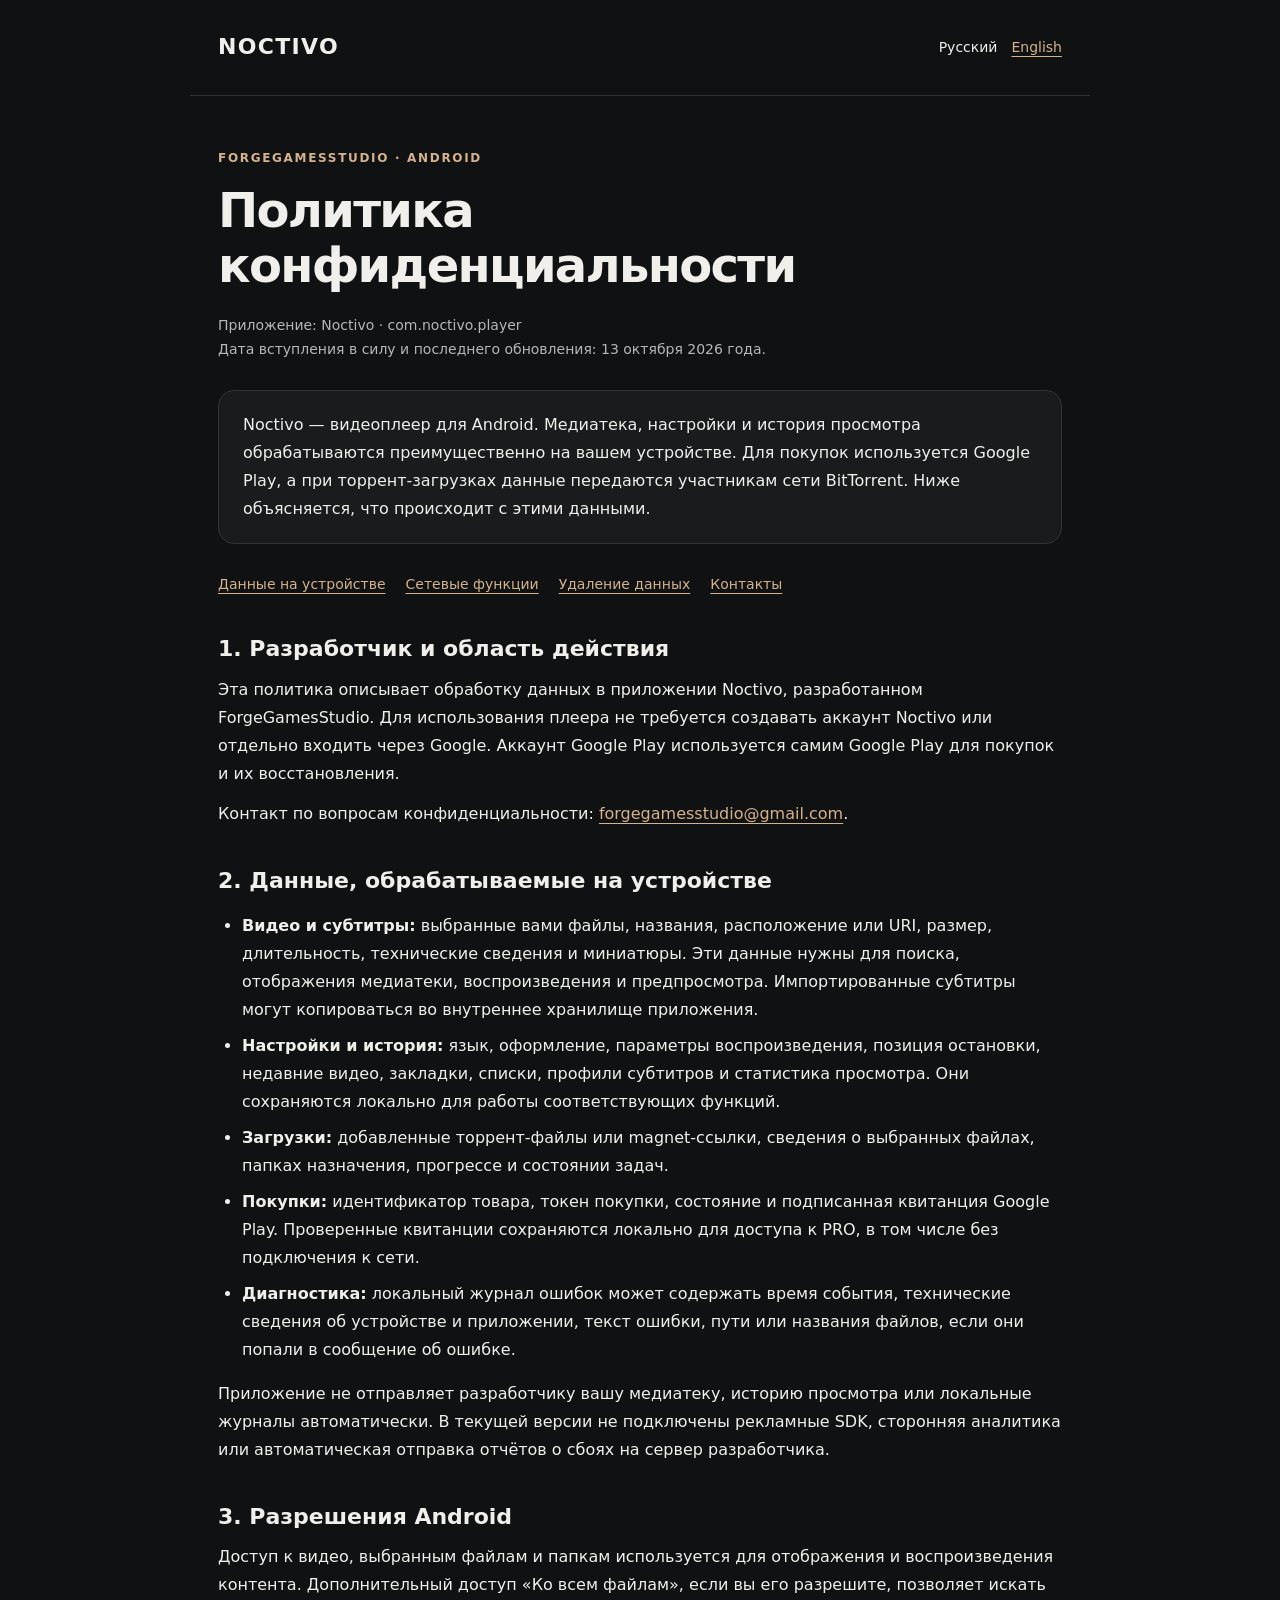
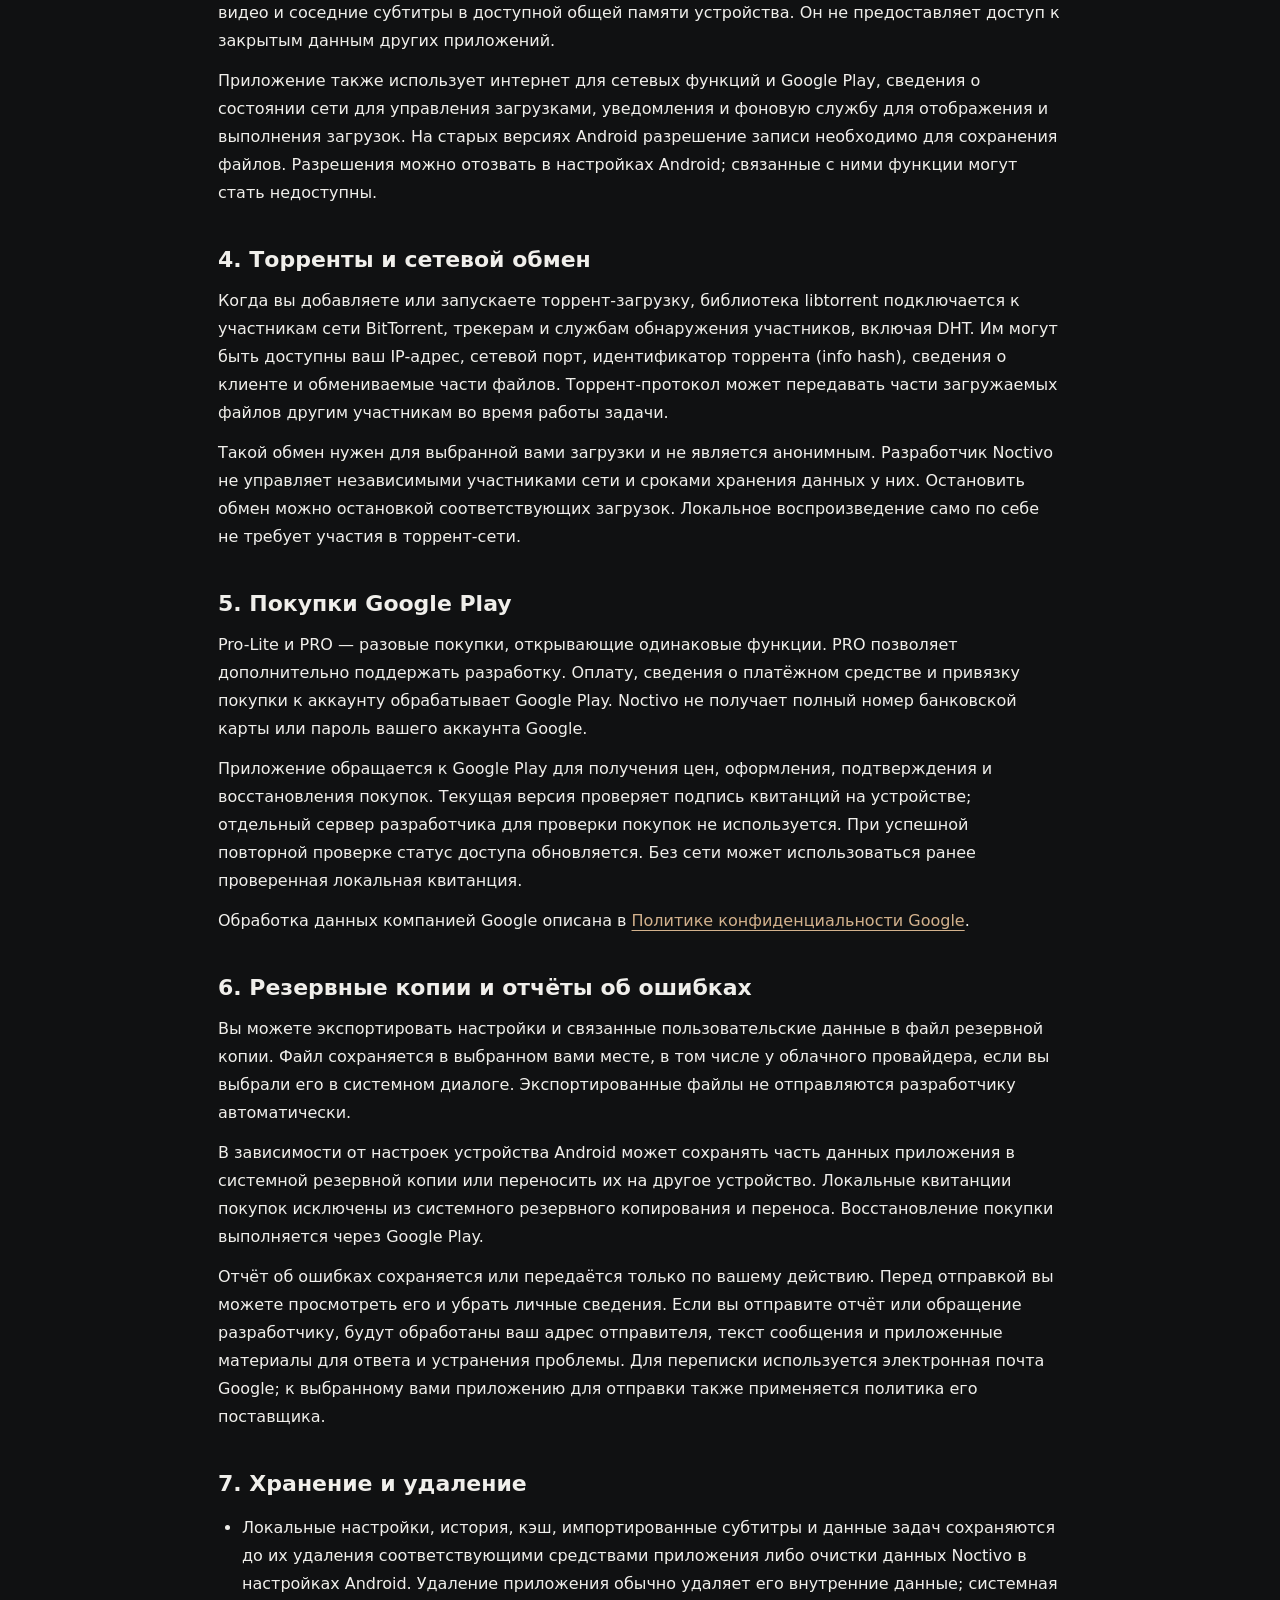
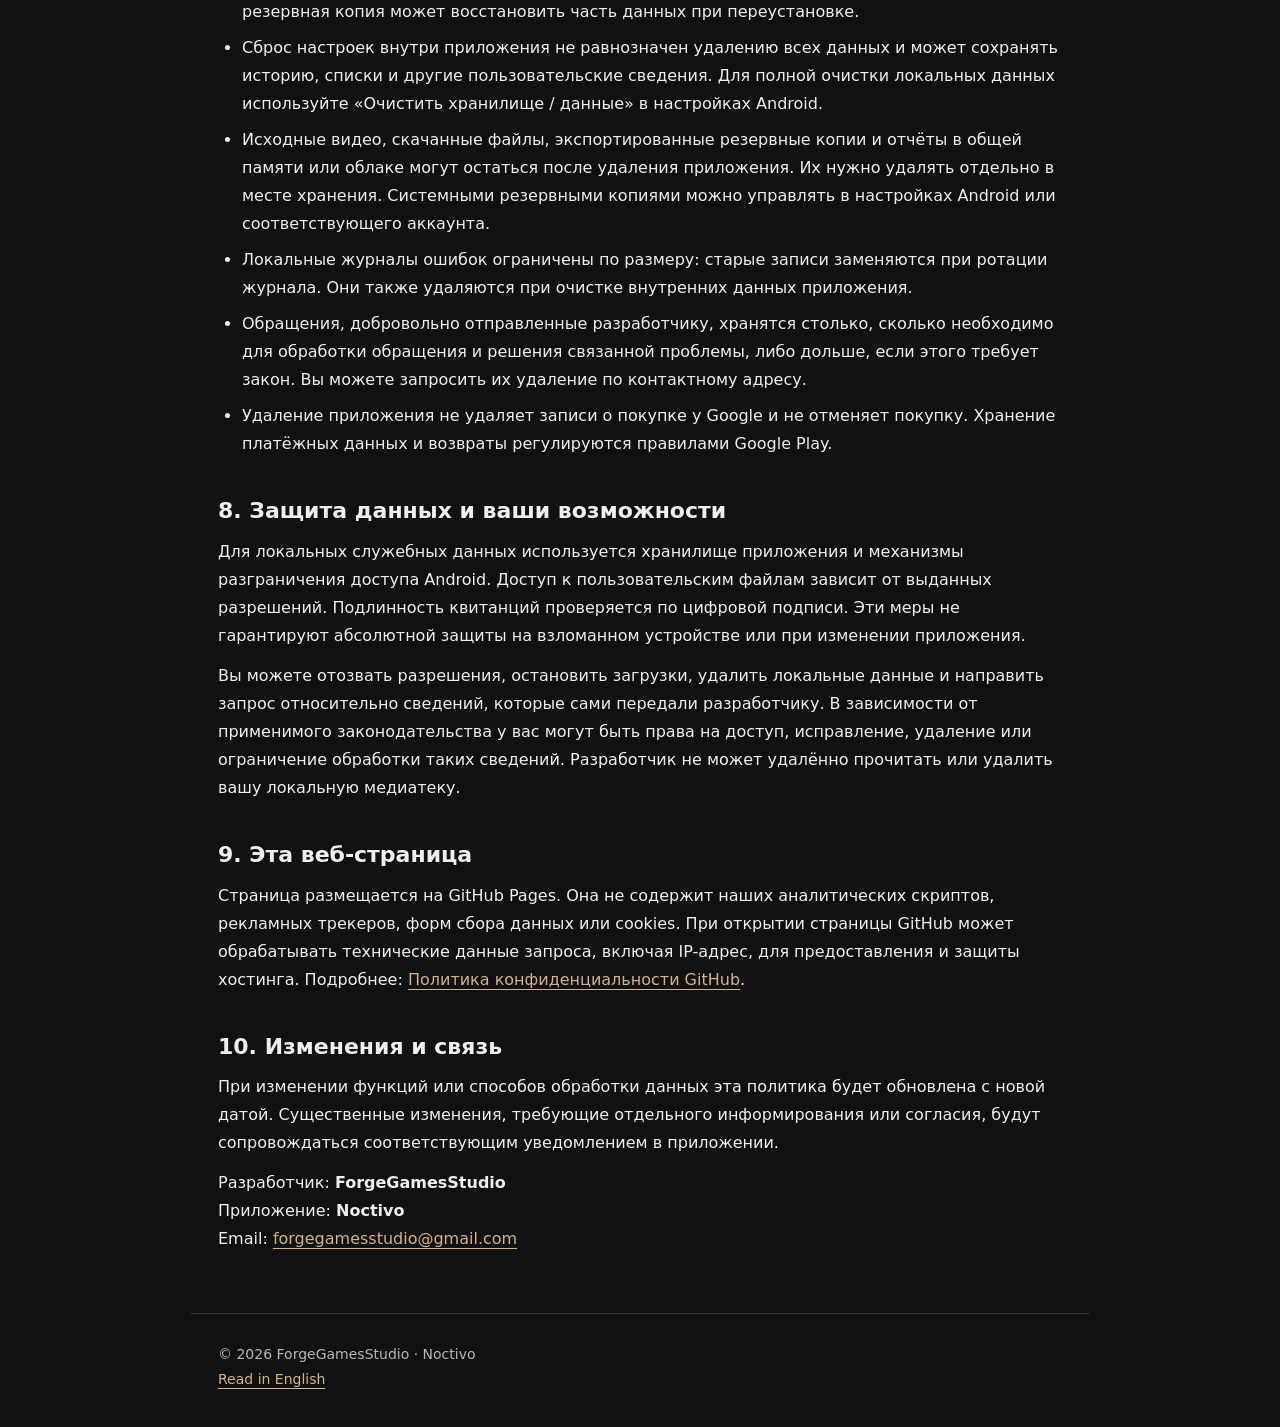
<file: index.html>
<!doctype html>
<html lang="ru">
<head><meta charset="utf-8"><meta name="viewport" content="width=device-width,initial-scale=1"><meta name="description" content="Политика конфиденциальности видеоплеера Noctivo от ForgeGamesStudio: файлы, покупки, загрузки и управление данными."><title>Политика конфиденциальности — Noctivo</title><link rel="stylesheet" href="style.css"><link rel="alternate" hreflang="en" href="en.html"></head>
<body><a class="skip" href="#main">К содержимому</a><header><a class="brand" href="./">NOCTIVO</a><nav class="languages" aria-label="Язык"><span aria-current="page">Русский</span><a href="en.html" lang="en">English</a></nav></header>
<main id="main"><div class="eyebrow">ForgeGamesStudio · Android</div><h1>Политика конфиденциальности</h1><p class="meta">Приложение: Noctivo · com.noctivo.player<br>Дата вступления в силу и последнего обновления: 13 октября 2026 года.</p>
<div class="intro"><p>Noctivo — видеоплеер для Android. Медиатека, настройки и история просмотра обрабатываются преимущественно на вашем устройстве. Для покупок используется Google Play, а при торрент-загрузках данные передаются участникам сети BitTorrent. Ниже объясняется, что происходит с этими данными.</p></div>
<nav class="contents" aria-label="Разделы политики"><a href="#local">Данные на устройстве</a><a href="#network">Сетевые функции</a><a href="#retention">Удаление данных</a><a href="#contact">Контакты</a></nav>
<section><h2>1. Разработчик и область действия</h2><p>Эта политика описывает обработку данных в приложении Noctivo, разработанном ForgeGamesStudio. Для использования плеера не требуется создавать аккаунт Noctivo или отдельно входить через Google. Аккаунт Google Play используется самим Google Play для покупок и их восстановления.</p><p>Контакт по вопросам конфиденциальности: <a class="contact" href="mailto:forgegamesstudio@gmail.com">forgegamesstudio@gmail.com</a>.</p></section>
<section id="local"><h2>2. Данные, обрабатываемые на устройстве</h2><ul><li><strong>Видео и субтитры:</strong> выбранные вами файлы, названия, расположение или URI, размер, длительность, технические сведения и миниатюры. Эти данные нужны для поиска, отображения медиатеки, воспроизведения и предпросмотра. Импортированные субтитры могут копироваться во внутреннее хранилище приложения.</li><li><strong>Настройки и история:</strong> язык, оформление, параметры воспроизведения, позиция остановки, недавние видео, закладки, списки, профили субтитров и статистика просмотра. Они сохраняются локально для работы соответствующих функций.</li><li><strong>Загрузки:</strong> добавленные торрент-файлы или magnet-ссылки, сведения о выбранных файлах, папках назначения, прогрессе и состоянии задач.</li><li><strong>Покупки:</strong> идентификатор товара, токен покупки, состояние и подписанная квитанция Google Play. Проверенные квитанции сохраняются локально для доступа к PRO, в том числе без подключения к сети.</li><li><strong>Диагностика:</strong> локальный журнал ошибок может содержать время события, технические сведения об устройстве и приложении, текст ошибки, пути или названия файлов, если они попали в сообщение об ошибке.</li></ul><p>Приложение не отправляет разработчику вашу медиатеку, историю просмотра или локальные журналы автоматически. В текущей версии не подключены рекламные SDK, сторонняя аналитика или автоматическая отправка отчётов о сбоях на сервер разработчика.</p></section>
<section><h2>3. Разрешения Android</h2><p>Доступ к видео, выбранным файлам и папкам используется для отображения и воспроизведения контента. Дополнительный доступ «Ко всем файлам», если вы его разрешите, позволяет искать видео и соседние субтитры в доступной общей памяти устройства. Он не предоставляет доступ к закрытым данным других приложений.</p><p>Приложение также использует интернет для сетевых функций и Google Play, сведения о состоянии сети для управления загрузками, уведомления и фоновую службу для отображения и выполнения загрузок. На старых версиях Android разрешение записи необходимо для сохранения файлов. Разрешения можно отозвать в настройках Android; связанные с ними функции могут стать недоступны.</p></section>
<section id="network"><h2>4. Торренты и сетевой обмен</h2><p>Когда вы добавляете или запускаете торрент-загрузку, библиотека libtorrent подключается к участникам сети BitTorrent, трекерам и службам обнаружения участников, включая DHT. Им могут быть доступны ваш IP-адрес, сетевой порт, идентификатор торрента (info hash), сведения о клиенте и обмениваемые части файлов. Торрент-протокол может передавать части загружаемых файлов другим участникам во время работы задачи.</p><p>Такой обмен нужен для выбранной вами загрузки и не является анонимным. Разработчик Noctivo не управляет независимыми участниками сети и сроками хранения данных у них. Остановить обмен можно остановкой соответствующих загрузок. Локальное воспроизведение само по себе не требует участия в торрент-сети.</p></section>
<section><h2>5. Покупки Google Play</h2><p>Pro-Lite и PRO — разовые покупки, открывающие одинаковые функции. PRO позволяет дополнительно поддержать разработку. Оплату, сведения о платёжном средстве и привязку покупки к аккаунту обрабатывает Google Play. Noctivo не получает полный номер банковской карты или пароль вашего аккаунта Google.</p><p>Приложение обращается к Google Play для получения цен, оформления, подтверждения и восстановления покупок. Текущая версия проверяет подпись квитанций на устройстве; отдельный сервер разработчика для проверки покупок не используется. При успешной повторной проверке статус доступа обновляется. Без сети может использоваться ранее проверенная локальная квитанция.</p><p>Обработка данных компанией Google описана в <a href="https://policies.google.com/privacy">Политике конфиденциальности Google</a>.</p></section>
<section><h2>6. Резервные копии и отчёты об ошибках</h2><p>Вы можете экспортировать настройки и связанные пользовательские данные в файл резервной копии. Файл сохраняется в выбранном вами месте, в том числе у облачного провайдера, если вы выбрали его в системном диалоге. Экспортированные файлы не отправляются разработчику автоматически.</p><p>В зависимости от настроек устройства Android может сохранять часть данных приложения в системной резервной копии или переносить их на другое устройство. Локальные квитанции покупок исключены из системного резервного копирования и переноса. Восстановление покупки выполняется через Google Play.</p><p>Отчёт об ошибках сохраняется или передаётся только по вашему действию. Перед отправкой вы можете просмотреть его и убрать личные сведения. Если вы отправите отчёт или обращение разработчику, будут обработаны ваш адрес отправителя, текст сообщения и приложенные материалы для ответа и устранения проблемы. Для переписки используется электронная почта Google; к выбранному вами приложению для отправки также применяется политика его поставщика.</p></section>
<section id="retention"><h2>7. Хранение и удаление</h2><ul><li>Локальные настройки, история, кэш, импортированные субтитры и данные задач сохраняются до их удаления соответствующими средствами приложения либо очистки данных Noctivo в настройках Android. Удаление приложения обычно удаляет его внутренние данные; системная резервная копия может восстановить часть данных при переустановке.</li><li>Сброс настроек внутри приложения не равнозначен удалению всех данных и может сохранять историю, списки и другие пользовательские сведения. Для полной очистки локальных данных используйте «Очистить хранилище / данные» в настройках Android.</li><li>Исходные видео, скачанные файлы, экспортированные резервные копии и отчёты в общей памяти или облаке могут остаться после удаления приложения. Их нужно удалять отдельно в месте хранения. Системными резервными копиями можно управлять в настройках Android или соответствующего аккаунта.</li><li>Локальные журналы ошибок ограничены по размеру: старые записи заменяются при ротации журнала. Они также удаляются при очистке внутренних данных приложения.</li><li>Обращения, добровольно отправленные разработчику, хранятся столько, сколько необходимо для обработки обращения и решения связанной проблемы, либо дольше, если этого требует закон. Вы можете запросить их удаление по контактному адресу.</li><li>Удаление приложения не удаляет записи о покупке у Google и не отменяет покупку. Хранение платёжных данных и возвраты регулируются правилами Google Play.</li></ul></section>
<section><h2>8. Защита данных и ваши возможности</h2><p>Для локальных служебных данных используется хранилище приложения и механизмы разграничения доступа Android. Доступ к пользовательским файлам зависит от выданных разрешений. Подлинность квитанций проверяется по цифровой подписи. Эти меры не гарантируют абсолютной защиты на взломанном устройстве или при изменении приложения.</p><p>Вы можете отозвать разрешения, остановить загрузки, удалить локальные данные и направить запрос относительно сведений, которые сами передали разработчику. В зависимости от применимого законодательства у вас могут быть права на доступ, исправление, удаление или ограничение обработки таких сведений. Разработчик не может удалённо прочитать или удалить вашу локальную медиатеку.</p></section>
<section><h2>9. Эта веб-страница</h2><p>Страница размещается на GitHub Pages. Она не содержит наших аналитических скриптов, рекламных трекеров, форм сбора данных или cookies. При открытии страницы GitHub может обрабатывать технические данные запроса, включая IP-адрес, для предоставления и защиты хостинга. Подробнее: <a href="https://docs.github.com/en/site-policy/privacy-policies/github-general-privacy-statement">Политика конфиденциальности GitHub</a>.</p></section>
<section id="contact"><h2>10. Изменения и связь</h2><p>При изменении функций или способов обработки данных эта политика будет обновлена с новой датой. Существенные изменения, требующие отдельного информирования или согласия, будут сопровождаться соответствующим уведомлением в приложении.</p><p>Разработчик: <strong>ForgeGamesStudio</strong><br>Приложение: <strong>Noctivo</strong><br>Email: <a class="contact" href="mailto:forgegamesstudio@gmail.com">forgegamesstudio@gmail.com</a></p></section>
</main><footer>© 2026 ForgeGamesStudio · Noctivo<br><a href="en.html" lang="en">Read in English</a></footer></body></html>
</file>
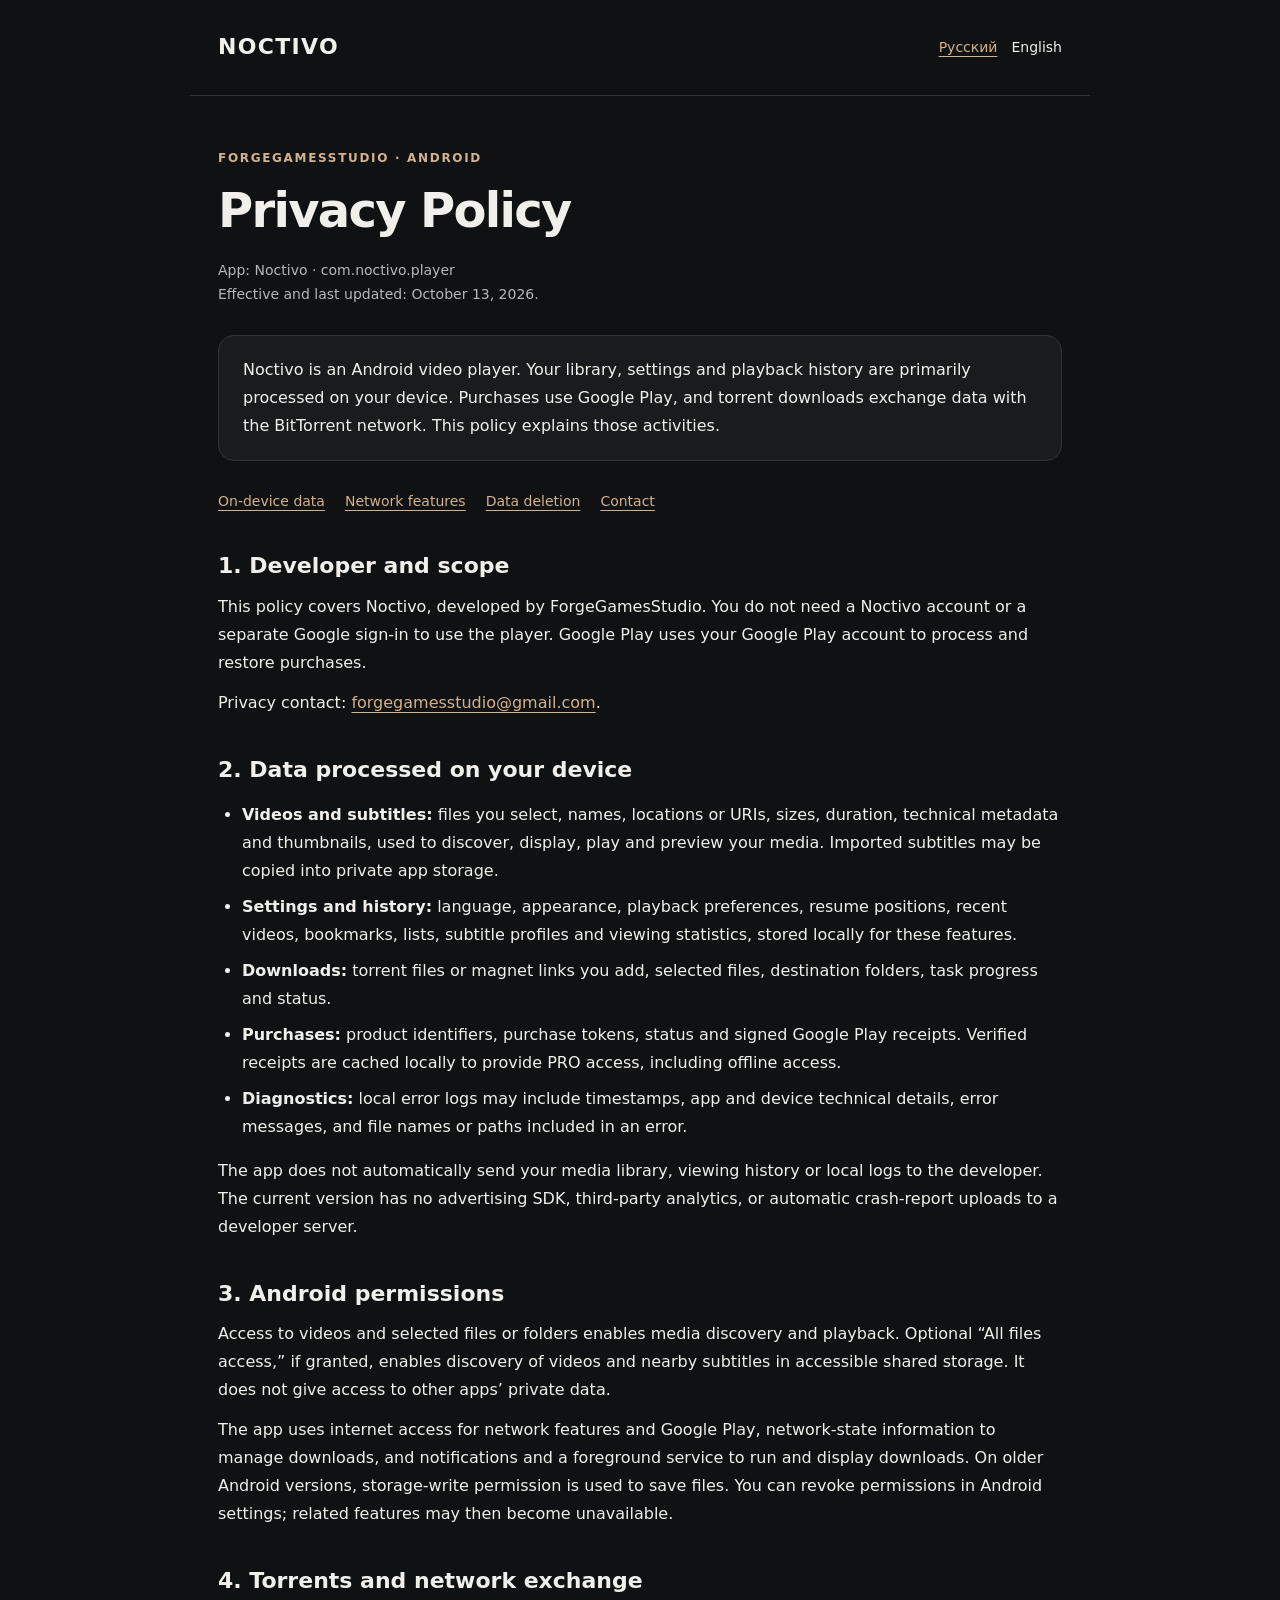
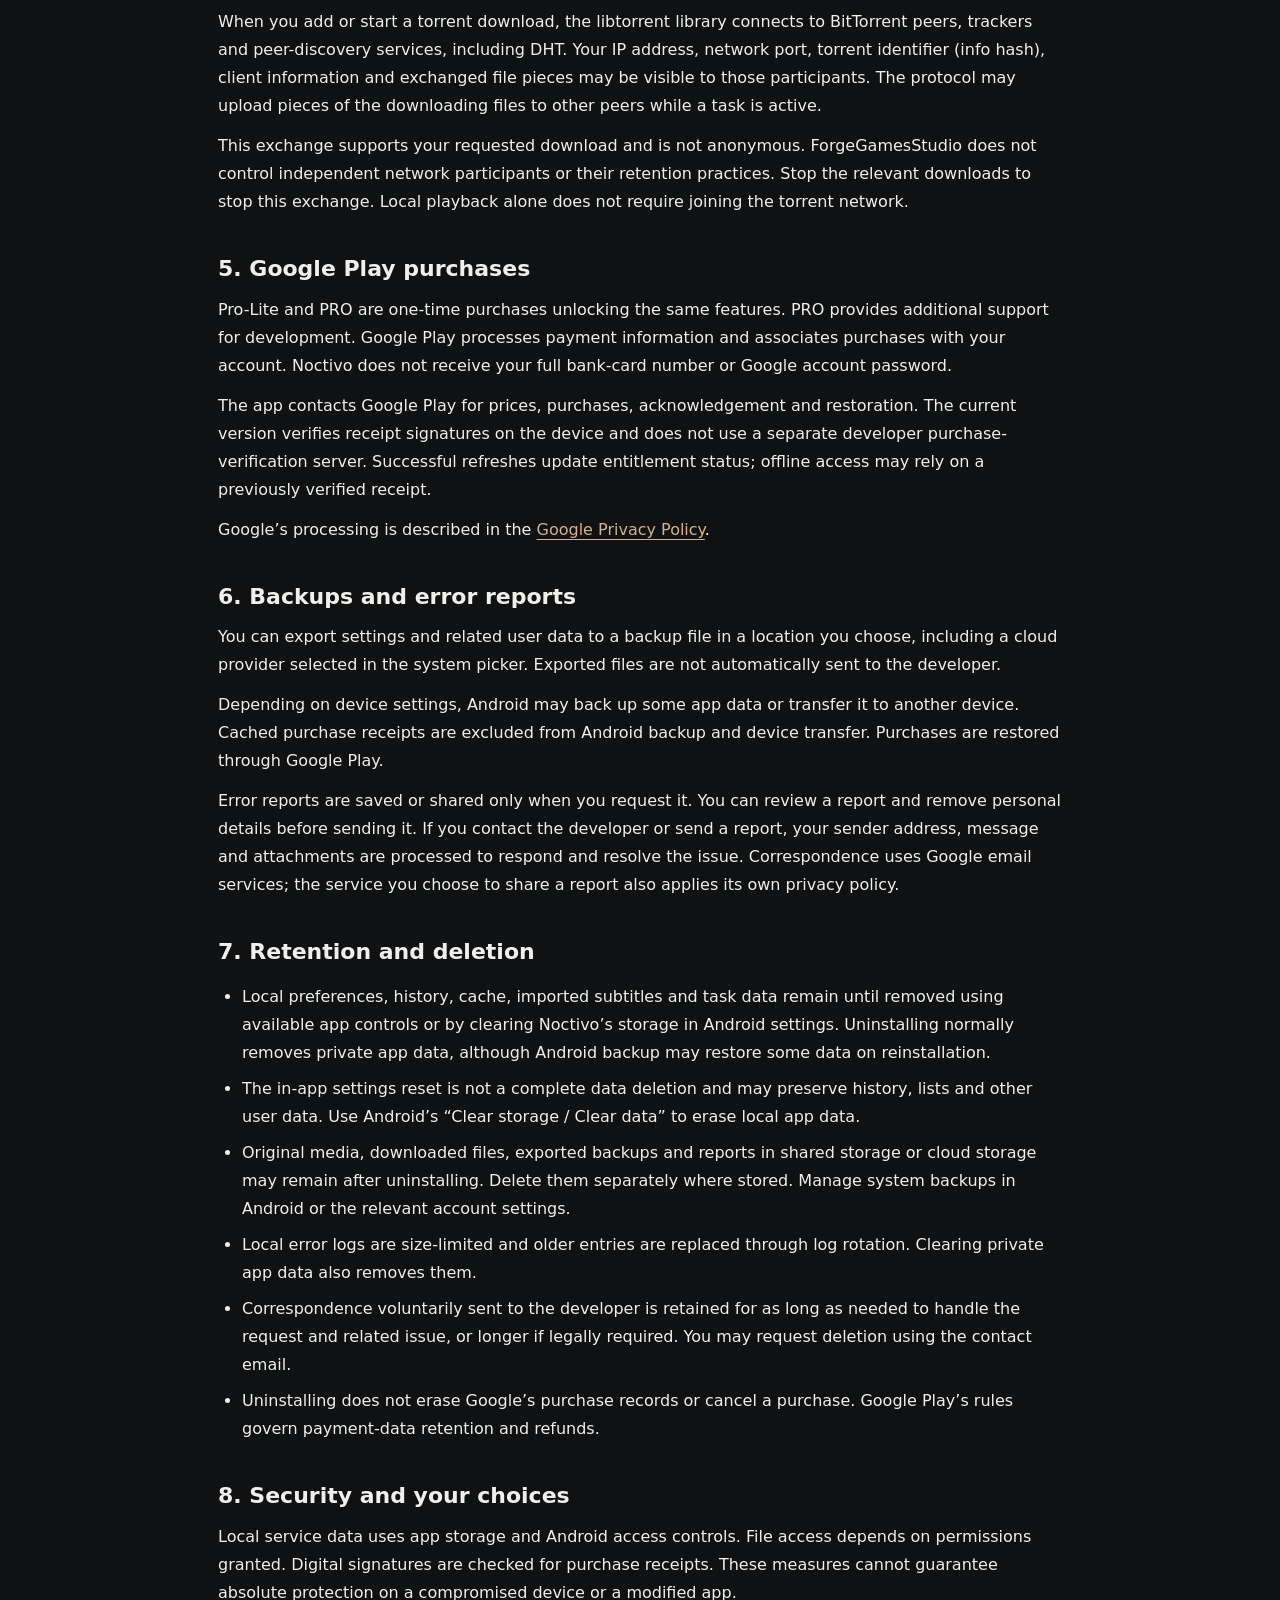
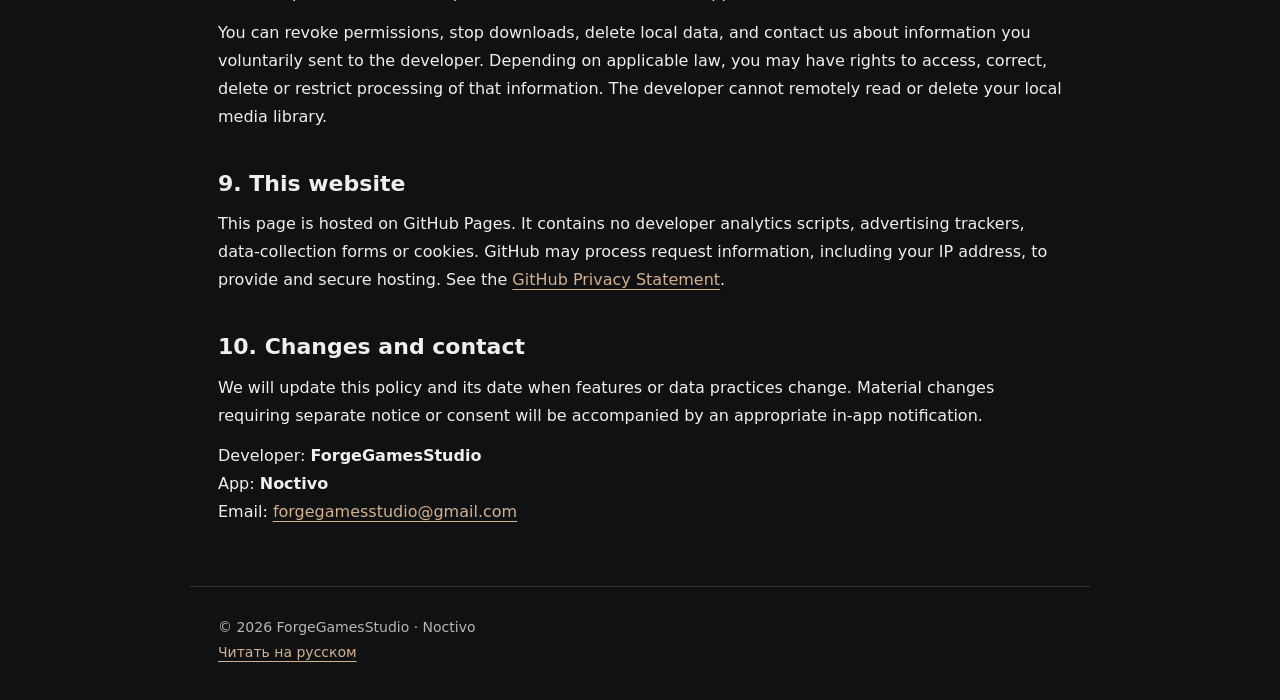
<file: en.html>
<!doctype html>
<html lang="en"><head><meta charset="utf-8"><meta name="viewport" content="width=device-width,initial-scale=1"><meta name="description" content="Privacy policy for Noctivo, the Android video player by ForgeGamesStudio."><title>Privacy Policy — Noctivo</title><link rel="stylesheet" href="style.css"><link rel="alternate" hreflang="ru" href="index.html"></head>
<body><a class="skip" href="#main">Skip to content</a><header><a class="brand" href="./">NOCTIVO</a><nav class="languages" aria-label="Language"><a href="index.html" lang="ru">Русский</a><span aria-current="page">English</span></nav></header>
<main id="main"><div class="eyebrow">ForgeGamesStudio · Android</div><h1>Privacy Policy</h1><p class="meta">App: Noctivo · com.noctivo.player<br>Effective and last updated: October 13, 2026.</p>
<div class="intro"><p>Noctivo is an Android video player. Your library, settings and playback history are primarily processed on your device. Purchases use Google Play, and torrent downloads exchange data with the BitTorrent network. This policy explains those activities.</p></div>
<nav class="contents" aria-label="Policy sections"><a href="#local">On-device data</a><a href="#network">Network features</a><a href="#retention">Data deletion</a><a href="#contact">Contact</a></nav>
<section><h2>1. Developer and scope</h2><p>This policy covers Noctivo, developed by ForgeGamesStudio. You do not need a Noctivo account or a separate Google sign-in to use the player. Google Play uses your Google Play account to process and restore purchases.</p><p>Privacy contact: <a class="contact" href="mailto:forgegamesstudio@gmail.com">forgegamesstudio@gmail.com</a>.</p></section>
<section id="local"><h2>2. Data processed on your device</h2><ul><li><strong>Videos and subtitles:</strong> files you select, names, locations or URIs, sizes, duration, technical metadata and thumbnails, used to discover, display, play and preview your media. Imported subtitles may be copied into private app storage.</li><li><strong>Settings and history:</strong> language, appearance, playback preferences, resume positions, recent videos, bookmarks, lists, subtitle profiles and viewing statistics, stored locally for these features.</li><li><strong>Downloads:</strong> torrent files or magnet links you add, selected files, destination folders, task progress and status.</li><li><strong>Purchases:</strong> product identifiers, purchase tokens, status and signed Google Play receipts. Verified receipts are cached locally to provide PRO access, including offline access.</li><li><strong>Diagnostics:</strong> local error logs may include timestamps, app and device technical details, error messages, and file names or paths included in an error.</li></ul><p>The app does not automatically send your media library, viewing history or local logs to the developer. The current version has no advertising SDK, third-party analytics, or automatic crash-report uploads to a developer server.</p></section>
<section><h2>3. Android permissions</h2><p>Access to videos and selected files or folders enables media discovery and playback. Optional “All files access,” if granted, enables discovery of videos and nearby subtitles in accessible shared storage. It does not give access to other apps’ private data.</p><p>The app uses internet access for network features and Google Play, network-state information to manage downloads, and notifications and a foreground service to run and display downloads. On older Android versions, storage-write permission is used to save files. You can revoke permissions in Android settings; related features may then become unavailable.</p></section>
<section id="network"><h2>4. Torrents and network exchange</h2><p>When you add or start a torrent download, the libtorrent library connects to BitTorrent peers, trackers and peer-discovery services, including DHT. Your IP address, network port, torrent identifier (info hash), client information and exchanged file pieces may be visible to those participants. The protocol may upload pieces of the downloading files to other peers while a task is active.</p><p>This exchange supports your requested download and is not anonymous. ForgeGamesStudio does not control independent network participants or their retention practices. Stop the relevant downloads to stop this exchange. Local playback alone does not require joining the torrent network.</p></section>
<section><h2>5. Google Play purchases</h2><p>Pro-Lite and PRO are one-time purchases unlocking the same features. PRO provides additional support for development. Google Play processes payment information and associates purchases with your account. Noctivo does not receive your full bank-card number or Google account password.</p><p>The app contacts Google Play for prices, purchases, acknowledgement and restoration. The current version verifies receipt signatures on the device and does not use a separate developer purchase-verification server. Successful refreshes update entitlement status; offline access may rely on a previously verified receipt.</p><p>Google’s processing is described in the <a href="https://policies.google.com/privacy">Google Privacy Policy</a>.</p></section>
<section><h2>6. Backups and error reports</h2><p>You can export settings and related user data to a backup file in a location you choose, including a cloud provider selected in the system picker. Exported files are not automatically sent to the developer.</p><p>Depending on device settings, Android may back up some app data or transfer it to another device. Cached purchase receipts are excluded from Android backup and device transfer. Purchases are restored through Google Play.</p><p>Error reports are saved or shared only when you request it. You can review a report and remove personal details before sending it. If you contact the developer or send a report, your sender address, message and attachments are processed to respond and resolve the issue. Correspondence uses Google email services; the service you choose to share a report also applies its own privacy policy.</p></section>
<section id="retention"><h2>7. Retention and deletion</h2><ul><li>Local preferences, history, cache, imported subtitles and task data remain until removed using available app controls or by clearing Noctivo’s storage in Android settings. Uninstalling normally removes private app data, although Android backup may restore some data on reinstallation.</li><li>The in-app settings reset is not a complete data deletion and may preserve history, lists and other user data. Use Android’s “Clear storage / Clear data” to erase local app data.</li><li>Original media, downloaded files, exported backups and reports in shared storage or cloud storage may remain after uninstalling. Delete them separately where stored. Manage system backups in Android or the relevant account settings.</li><li>Local error logs are size-limited and older entries are replaced through log rotation. Clearing private app data also removes them.</li><li>Correspondence voluntarily sent to the developer is retained for as long as needed to handle the request and related issue, or longer if legally required. You may request deletion using the contact email.</li><li>Uninstalling does not erase Google’s purchase records or cancel a purchase. Google Play’s rules govern payment-data retention and refunds.</li></ul></section>
<section><h2>8. Security and your choices</h2><p>Local service data uses app storage and Android access controls. File access depends on permissions granted. Digital signatures are checked for purchase receipts. These measures cannot guarantee absolute protection on a compromised device or a modified app.</p><p>You can revoke permissions, stop downloads, delete local data, and contact us about information you voluntarily sent to the developer. Depending on applicable law, you may have rights to access, correct, delete or restrict processing of that information. The developer cannot remotely read or delete your local media library.</p></section>
<section><h2>9. This website</h2><p>This page is hosted on GitHub Pages. It contains no developer analytics scripts, advertising trackers, data-collection forms or cookies. GitHub may process request information, including your IP address, to provide and secure hosting. See the <a href="https://docs.github.com/en/site-policy/privacy-policies/github-general-privacy-statement">GitHub Privacy Statement</a>.</p></section>
<section id="contact"><h2>10. Changes and contact</h2><p>We will update this policy and its date when features or data practices change. Material changes requiring separate notice or consent will be accompanied by an appropriate in-app notification.</p><p>Developer: <strong>ForgeGamesStudio</strong><br>App: <strong>Noctivo</strong><br>Email: <a class="contact" href="mailto:forgegamesstudio@gmail.com">forgegamesstudio@gmail.com</a></p></section>
</main><footer>© 2026 ForgeGamesStudio · Noctivo<br><a href="index.html" lang="ru">Читать на русском</a></footer></body></html>
</file>
<file: style.css>
:root{color-scheme:dark;--bg:#101112;--panel:#191b1d;--text:#f0efeb;--muted:#b6b7b9;--line:#323537;--accent:#d3b28d}*{box-sizing:border-box}body{margin:0;background:var(--bg);color:var(--text);font:16px/1.75 system-ui,-apple-system,"Segoe UI",sans-serif}a{color:var(--accent);text-underline-offset:4px}a:hover{color:#fff}a:focus-visible{outline:2px solid var(--accent);outline-offset:5px}header,main,footer{max-width:900px;margin:auto;padding:28px}header{display:flex;align-items:center;justify-content:space-between;border-bottom:1px solid var(--line);gap:20px}.brand{font-size:22px;font-weight:800;letter-spacing:.06em;color:var(--text);text-decoration:none}.languages{font-size:14px;display:flex;gap:14px}main{padding-top:52px;padding-bottom:48px}.eyebrow{color:var(--accent);font-size:12px;letter-spacing:.14em;font-weight:700;text-transform:uppercase}h1{font-size:clamp(30px,6vw,48px);line-height:1.15;letter-spacing:-.035em;margin:14px 0 20px}h2{font-size:22px;line-height:1.35;margin:38px 0 12px}p{margin:12px 0}li{margin:8px 0}ul{padding-left:24px}.meta,footer{color:var(--muted);font-size:14px}.intro{border:1px solid var(--line);border-radius:16px;background:var(--panel);padding:20px 24px;margin:28px 0}.intro p{margin:0}.contact{overflow-wrap:anywhere}nav.contents{display:flex;flex-wrap:wrap;gap:8px 20px;font-size:14px;margin-top:22px}section{scroll-margin-top:24px}footer{border-top:1px solid var(--line);padding-bottom:36px}.skip{position:absolute;left:20px;top:-100px}.skip:focus{top:12px;background:var(--panel);padding:10px}@media(max-width:520px){header,main,footer{padding-left:20px;padding-right:20px}main{padding-top:32px}.intro{padding:18px}h2{font-size:20px}header{gap:12px}.brand{font-size:19px}}@media print{:root{color-scheme:light}body{background:white;color:black}a{color:inherit}.intro{background:none;border-color:#aaa}header,footer,.meta{color:#444}nav.contents,.skip{display:none}}
</file>
